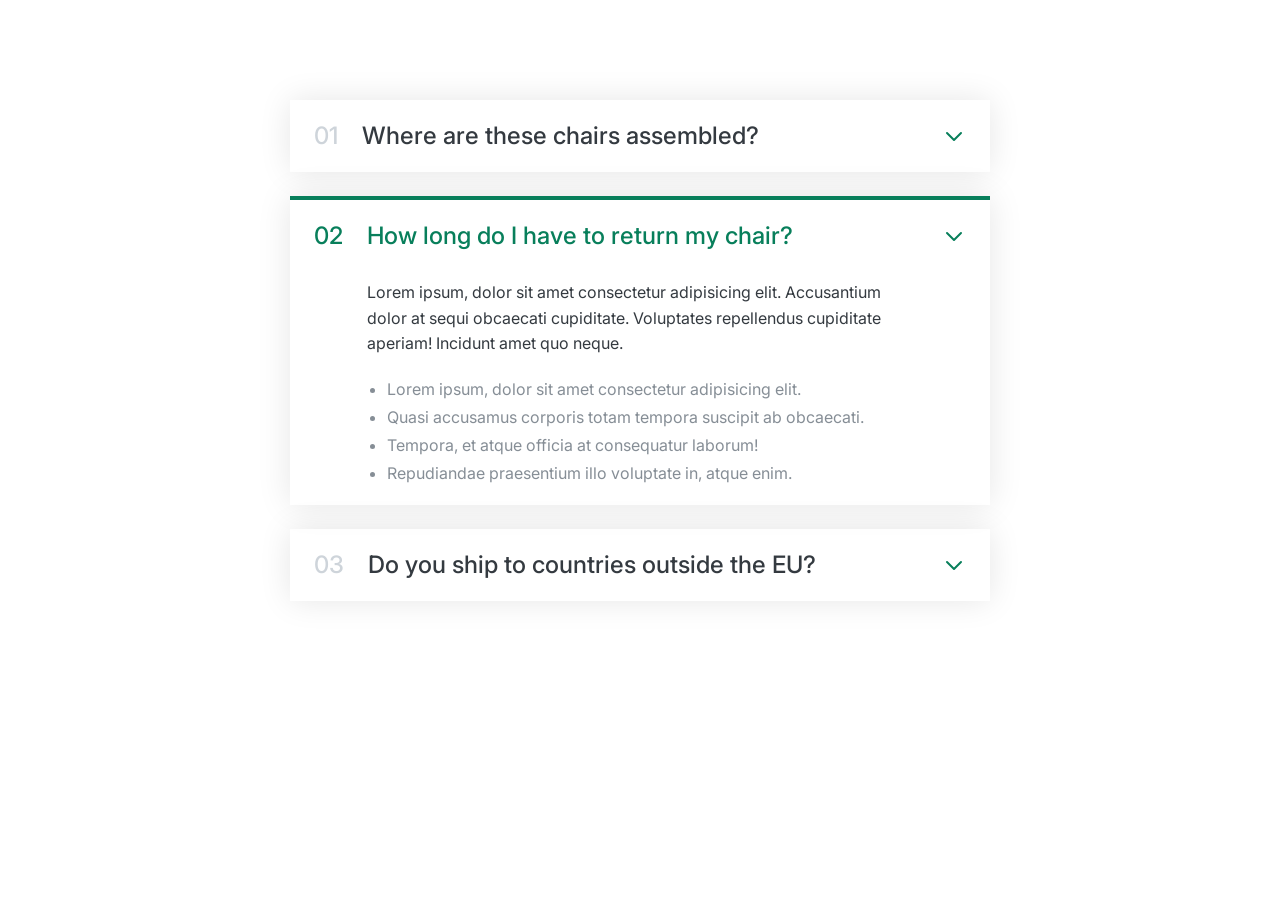
<file: 06-components-and-layout-patterns/01-accordion.html>
<!doctype html>
<html lang="en">
  <head>
    <meta charset="UTF-8" />
    <meta name="viewport" content="width=device-width, initial-scale=1.0" />
    <title>Accordion Component</title>
    <link rel="preconnect" href="https://fonts.googleapis.com" />
    <link rel="preconnect" href="https://fonts.gstatic.com" crossorigin />
    <link
      href="https://fonts.googleapis.com/css2?family=Inter:ital,opsz,wght@0,14..32,100..900;1,14..32,100..900&display=swap"
      rel="stylesheet"
    />
    <style>
      * {
        margin: 0;
        padding: 0;
        box-sizing: border-box;
      }

      body {
        font-family: "Inter", sans-serif;
        color: #343a40;
        line-height: 1;
      }

      .accordion {
        width: 700px;
        margin: 100px auto;
        display: flex;
        flex-direction: column;
        gap: 24px;
      }

      .item {
        box-shadow: 0 0 32px rgba(0, 0, 0, 0.1);
        padding: 24px;
        display: grid;
        grid-template-columns: auto 1fr auto;
        column-gap: 24px;
        row-gap: 32px;
        align-items: center;
      }

      .number,
      .text {
        font-size: 24px;
        font-weight: 500;
        /* color: #087f5b; */
      }

      .number {
        color: #ced4da;
      }

      .icon {
        width: 24px;
        height: 24px;
        stroke: #087f5b;
      }

      .hidden-box {
        grid-column: 2;
        display: none;
      }

      .hidden-box p {
        line-height: 1.6;
        margin-bottom: 24px;
      }

      .hidden-box ul {
        color: #868e96;
        margin-left: 20px;
        display: flex;
        flex-direction: column;
        gap: 12px;
      }

      /* open state */
      .open {
        border-top: 4px solid #087f5b;
      }

      .open .hidden-box {
        display: block;
      }

      .open .number,
      .open .text {
        color: #087f5b;
      }
    </style>
  </head>
  <body>
    <div class="accordion">
      <div class="item">
        <p class="number">01</p>
        <p class="text">Where are these chairs assembled?</p>
        <svg
          xmlns="http://www.w3.org/2000/svg"
          class="icon"
          fill="none"
          viewBox="0 0 24 24"
          stroke="currentColor"
        >
          <path
            stroke-linecap="round"
            stroke-linejoin="round"
            stroke-width="2"
            d="M19 9l-7 7-7-7"
          />
        </svg>
        <div class="hidden-box">
          <p>
            Lorem ipsum, dolor sit amet consectetur adipisicing elit.
            Accusantium dolor at sequi obcaecati cupiditate. Voluptates
            repellendus cupiditate aperiam! Incidunt amet quo neque.
          </p>
          <ul>
            <li>Lorem ipsum, dolor sit amet consectetur adipisicing elit.</li>
            <li>
              Quasi accusamus corporis totam tempora suscipit ab obcaecati.
            </li>
            <li>Tempora, et atque officia at consequatur laborum!</li>
            <li>Repudiandae praesentium illo voluptate in, atque enim.</li>
          </ul>
        </div>
      </div>

      <div class="item open">
        <p class="number">02</p>
        <p class="text">How long do I have to return my chair?</p>
        <svg
          xmlns="http://www.w3.org/2000/svg"
          class="icon"
          fill="none"
          viewBox="0 0 24 24"
          stroke="currentColor"
        >
          <path
            stroke-linecap="round"
            stroke-linejoin="round"
            stroke-width="2"
            d="M19 9l-7 7-7-7"
          />
        </svg>
        <div class="hidden-box">
          <p>
            Lorem ipsum, dolor sit amet consectetur adipisicing elit.
            Accusantium dolor at sequi obcaecati cupiditate. Voluptates
            repellendus cupiditate aperiam! Incidunt amet quo neque.
          </p>
          <ul>
            <li>Lorem ipsum, dolor sit amet consectetur adipisicing elit.</li>
            <li>
              Quasi accusamus corporis totam tempora suscipit ab obcaecati.
            </li>
            <li>Tempora, et atque officia at consequatur laborum!</li>
            <li>Repudiandae praesentium illo voluptate in, atque enim.</li>
          </ul>
        </div>
      </div>

      <div class="item">
        <p class="number">03</p>
        <p class="text">Do you ship to countries outside the EU?</p>
        <svg
          xmlns="http://www.w3.org/2000/svg"
          class="icon"
          fill="none"
          viewBox="0 0 24 24"
          stroke="currentColor"
        >
          <path
            stroke-linecap="round"
            stroke-linejoin="round"
            stroke-width="2"
            d="M19 9l-7 7-7-7"
          />
        </svg>
        <div class="hidden-box">
          <p>
            Lorem ipsum, dolor sit amet consectetur adipisicing elit.
            Accusantium dolor at sequi obcaecati cupiditate. Voluptates
            repellendus cupiditate aperiam! Incidunt amet quo neque.
          </p>
          <ul>
            <li>Lorem ipsum, dolor sit amet consectetur adipisicing elit.</li>
            <li>
              Quasi accusamus corporis totam tempora suscipit ab obcaecati.
            </li>
            <li>Tempora, et atque officia at consequatur laborum!</li>
            <li>Repudiandae praesentium illo voluptate in, atque enim.</li>
          </ul>
        </div>
      </div>
    </div>
  </body>
</html>
</file>
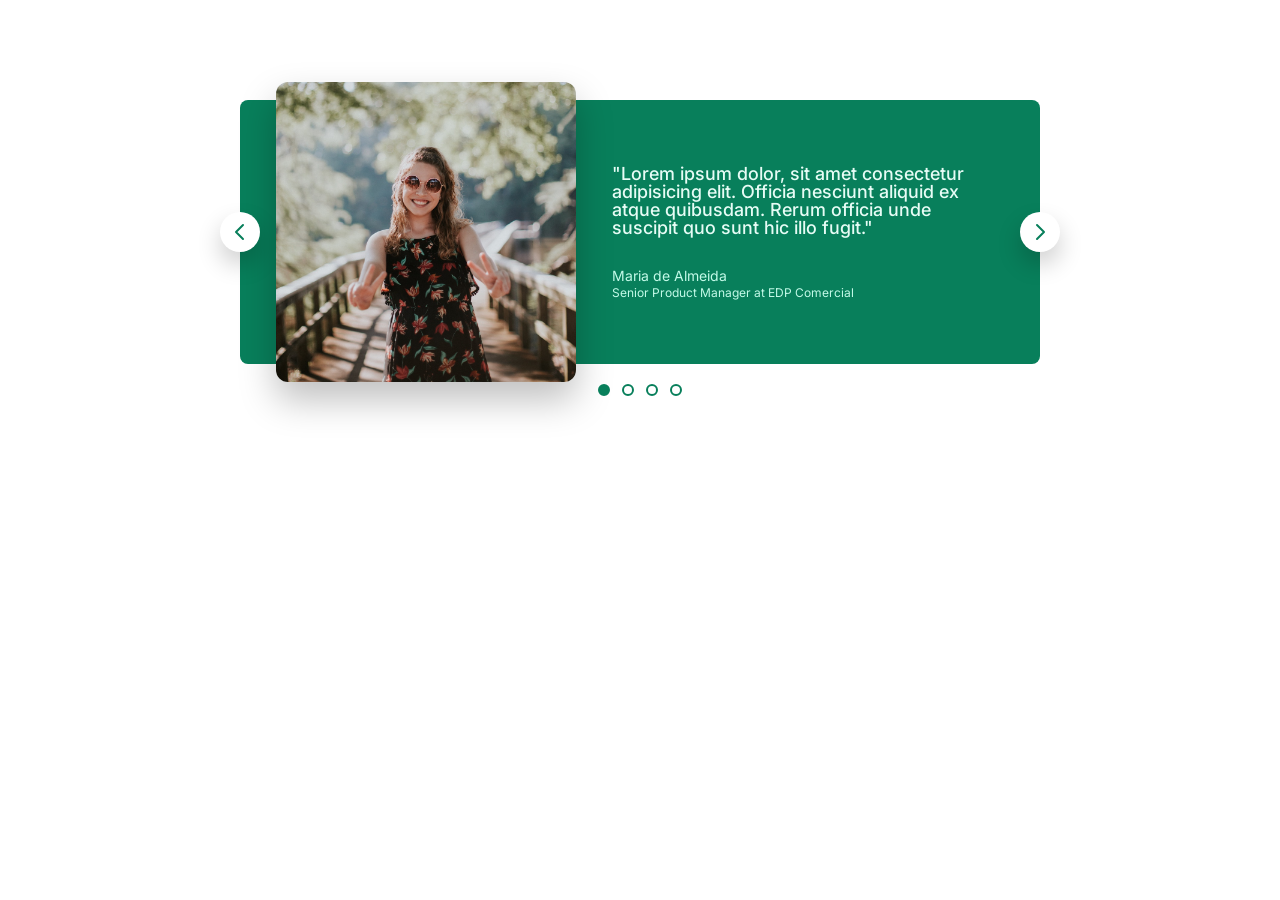
<file: 06-components-and-layout-patterns/02-carousel.html>
<!doctype html>
<html lang="en">
  <head>
    <meta charset="UTF-8" />
    <meta name="viewport" content="width=device-width, initial-scale=1.0" />
    <title>Carousel Component</title>
    <link rel="preconnect" href="https://fonts.googleapis.com" />
    <link rel="preconnect" href="https://fonts.gstatic.com" crossorigin />
    <link
      href="https://fonts.googleapis.com/css2?family=Inter:ital,opsz,wght@0,14..32,100..900;1,14..32,100..900&display=swap"
      rel="stylesheet"
    />
    <style>
      * {
        margin: 0;
        padding: 0;
        box-sizing: border-box;
      }

      body {
        font-family: "Inter", sans-serif;
        color: #343a40;
        line-height: 1;
      }

      .carousel {
        width: 800px;
        margin: 100px auto;
        background-color: #087f5b;
        padding: 32px 48px 32px 86px;
        border-radius: 8px;
        position: relative;
        display: flex;
        align-items: center;
        gap: 86px;
      }

      img {
        height: 200px;
        border-radius: 8px;
        transform: scale(1.5);
        box-shadow: 0 12px 24px rgba(0, 0, 0, 0.25);
      }

      .testimonial-text {
        font-size: 18px;
        font-weight: 500;
        list-style: 1.5;
        margin-bottom: 32px;
        color: #e6fcf5;
      }

      .testimonial-author {
        font-size: 14px;
        margin-bottom: 4px;
        color: #c3fae8;
      }

      .testimonial-job {
        font-size: 12px;
        color: #c3fae8;
      }

      /* controls */
      .btn {
        background-color: #fff;
        border: none;
        height: 40px;
        width: 40px;
        border-radius: 50%;
        position: absolute;
        box-shadow: 0 12px 24px rgba(0, 0, 0, 0.2);
        cursor: pointer;
        display: flex;
        align-items: center;
        justify-content: center;
      }

      .btn--left {
        /* in relation to parent element */
        left: 0;
        top: 50%;

        /* in relation to element itself */
        transform: translate(-50%, -50%);
      }

      .btn--right {
        right: 0;
        top: 50%;
        transform: translate(50%, -50%);
      }

      .btn-icon {
        height: 24px;
        width: 24px;
        stroke: #087f5b;
      }

      .dots {
        position: absolute;
        left: 50%;
        bottom: 0;
        transform: translate(-50%, 32px);
        display: flex;
        gap: 12px;
      }

      .dot {
        height: 12px;
        width: 12px;
        background-color: #fff;
        border: 2px solid #087f5b;
        border-radius: 50%;
        cursor: pointer;
      }

      .dot--fill {
        background-color: #087f5b;
      }
    </style>
  </head>
  <body>
    <div class="carousel">
      <img src="maria.jpg" alt="Maria de Almeida" />
      <blockquote class="testimonial">
        <p class="testimonial-text">
          "Lorem ipsum dolor, sit amet consectetur adipisicing elit. Officia
          nesciunt aliquid ex atque quibusdam. Rerum officia unde suscipit quo
          sunt hic illo fugit."
        </p>
        <p class="testimonial-author">Maria de Almeida</p>
        <p class="testimonial-job">Senior Product Manager at EDP Comercial</p>
      </blockquote>

      <button class="btn btn--left">
        <svg
          xmlns="http://www.w3.org/2000/svg"
          class="btn-icon"
          fill="none"
          viewBox="0 0 24 24"
          stroke="currentColor"
        >
          <path
            stroke-linecap="round"
            stroke-linejoin="round"
            stroke-width="2"
            d="M15 19l-7-7 7-7"
          />
        </svg>
      </button>
      <button class="btn btn--right">
        <svg
          xmlns="http://www.w3.org/2000/svg"
          class="btn-icon"
          fill="none"
          viewBox="0 0 24 24"
          stroke="currentColor"
        >
          <path
            stroke-linecap="round"
            stroke-linejoin="round"
            stroke-width="2"
            d="M9 5l7 7-7 7"
          />
        </svg>
      </button>

      <div class="dots">
        <button class="dot dot--fill">&nbsp;</button>
        <button class="dot">&nbsp;</button>
        <button class="dot">&nbsp;</button>
        <button class="dot">&nbsp;</button>
      </div>
    </div>
  </body>
</html>
</file>
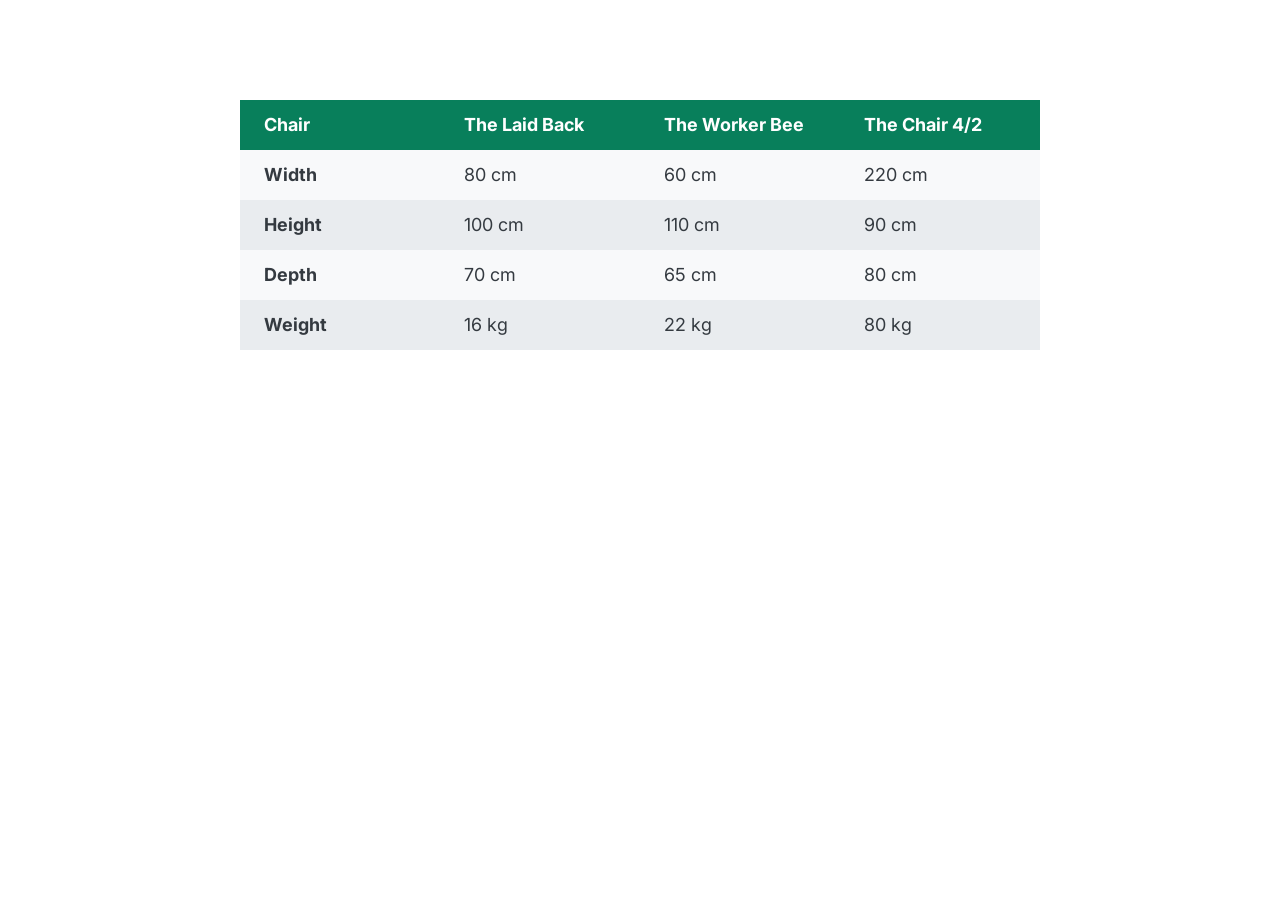
<file: 06-components-and-layout-patterns/03-table.html>
<!doctype html>
<html lang="en">
  <head>
    <meta charset="UTF-8" />
    <meta name="viewport" content="width=device-width, initial-scale=1.0" />
    <title>Table Component</title>
    <link rel="preconnect" href="https://fonts.googleapis.com" />
    <link rel="preconnect" href="https://fonts.gstatic.com" crossorigin />
    <link
      href="https://fonts.googleapis.com/css2?family=Inter:ital,opsz,wght@0,14..32,100..900;1,14..32,100..900&display=swap"
      rel="stylesheet"
    />
    <style>
      * {
        margin: 0;
        padding: 0;
        box-sizing: border-box;
      }

      body {
        font-family: "Inter", sans-serif;
        color: #343a40;
        line-height: 1;
        display: flex;
        justify-content: center;
      }

      table {
        width: 800px;
        margin-top: 100px;
        font-size: 18px;
        /* border: 1px solid #343a40; */
        border-collapse: collapse;
      }

      th,
      td {
        /* border: 1px solid #343a40; */
        padding: 16px 24px;
        text-align: left;
      }

      thead tr {
        background-color: #087f5b;
        color: #fff;
      }

      thead th {
        width: 25%;
      }

      tbody tr:nth-child(odd) {
        background-color: #f8f9fa;
      }

      tbody tr:nth-child(even) {
        background-color: #e9ecef;
      }
    </style>
  </head>
  <body>
    <table>
      <thead>
        <tr>
          <th>Chair</th>
          <th>The Laid Back</th>
          <th>The Worker Bee</th>
          <th>The Chair 4/2</th>
        </tr>
      </thead>

      <tbody>
        <tr>
          <th>Width</th>
          <td>80 cm</td>
          <td>60 cm</td>
          <td>220 cm</td>
        </tr>
        <tr>
          <th>Height</th>
          <td>100 cm</td>
          <td>110 cm</td>
          <td>90 cm</td>
        </tr>
        <tr>
          <th>Depth</th>
          <td>70 cm</td>
          <td>65 cm</td>
          <td>80 cm</td>
        </tr>
        <tr>
          <th>Weight</th>
          <td>16 kg</td>
          <td>22 kg</td>
          <td>80 kg</td>
        </tr>
      </tbody>
    </table>
  </body>
</html>
</file>
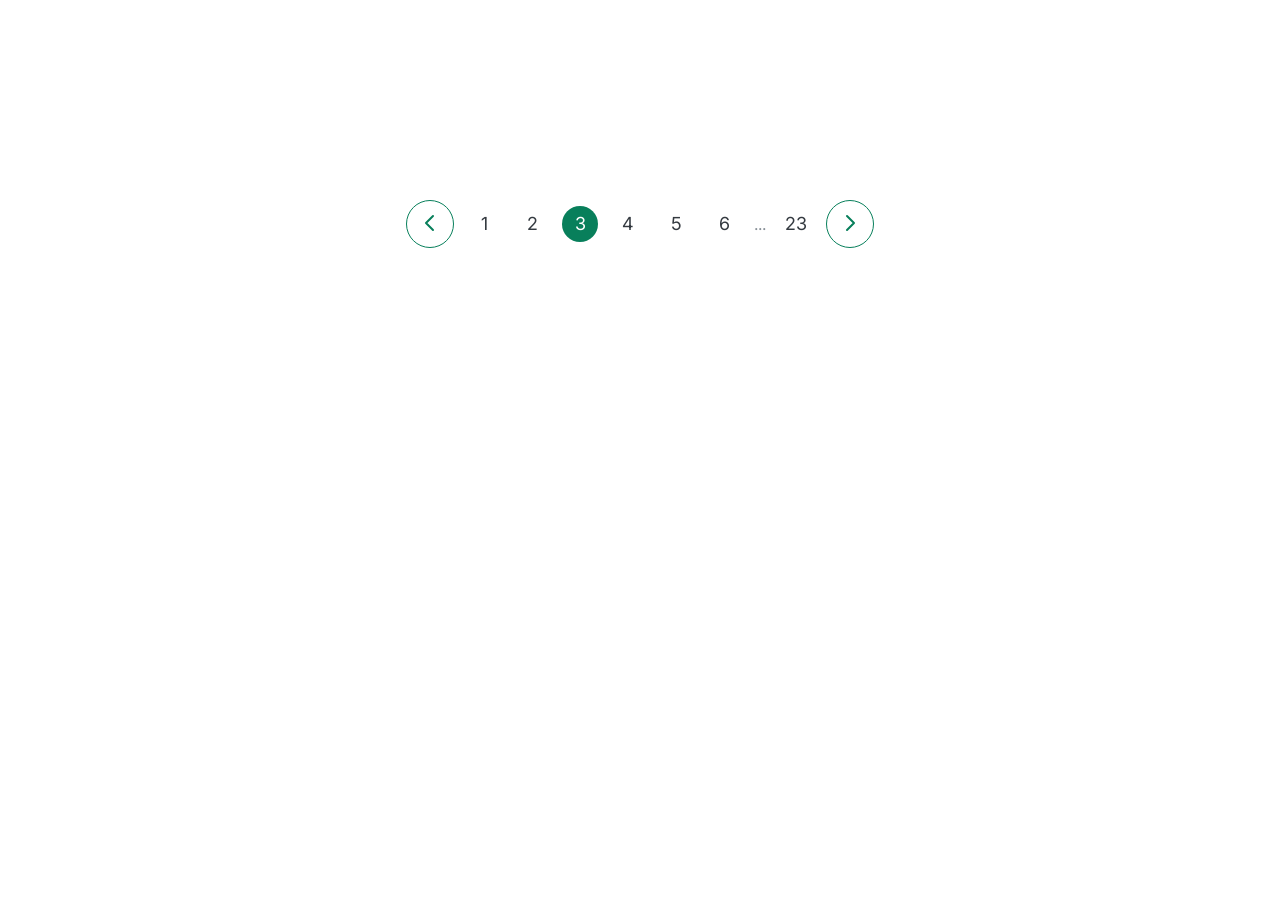
<file: 06-components-and-layout-patterns/04-challenge-01.html>
<!doctype html>
<html lang="en">
  <head>
    <meta charset="UTF-8" />
    <meta name="viewport" content="width=device-width, initial-scale=1.0" />
    <title>Challenge 01</title>
    <link rel="preconnect" href="https://fonts.googleapis.com" />
    <link rel="preconnect" href="https://fonts.gstatic.com" crossorigin />
    <link
      href="https://fonts.googleapis.com/css2?family=Inter:ital,opsz,wght@0,14..32,100..900;1,14..32,100..900&display=swap"
      rel="stylesheet"
    />
    <style>
      * {
        margin: 0;
        padding: 0;
        box-sizing: border-box;
      }

      body {
        font-family: "Inter", sans-serif;
        color: #343a40;
        line-height: 1;
        display: flex;
        justify-content: center;
      }

      .pagination {
        display: flex;
        align-items: center;
        gap: 12px;
        margin-top: 200px;
      }

      .btn {
        border: 1px solid #087f5b;
        height: 48px;
        width: 48px;
        border-radius: 50%;
        background: none;
        cursor: pointer;
      }

      .btn:hover {
        background-color: #087f5b;
      }

      .btn:hover .btn-icon {
        stroke: #fff;
      }

      .btn-icon {
        height: 24px;
        width: 24px;
        stroke: #087f5b;
      }

      .page-link:link,
      .page-link:visited {
        font-size: 18px;
        color: #343a40;
        text-decoration: none;
        height: 36px;
        width: 36px;
        border-radius: 50%;
        display: flex;
        align-items: center;
        justify-content: center;
      }

      .page-link:hover,
      .page-link:active,
      .page-link.page-link--current {
        background-color: #087f5b;
        color: #fff;
      }

      .dots {
        color: #868e96;
      }
    </style>
  </head>
  <body>
    <div class="pagination">
      <button class="btn">
        <svg
          xmlns="http://www.w3.org/2000/svg"
          class="btn-icon"
          fill="none"
          viewBox="0 0 24 24"
          stroke="currentColor"
        >
          <path
            stroke-linecap="round"
            stroke-linejoin="round"
            stroke-width="2"
            d="M15 19l-7-7 7-7"
          />
        </svg>
      </button>

      <a href="#" class="page-link">1</a>
      <a href="#" class="page-link">2</a>
      <a href="#" class="page-link page-link--current">3</a>
      <a href="#" class="page-link">4</a>
      <a href="#" class="page-link">5</a>
      <a href="#" class="page-link">6</a>
      <span class="dots">...</span>
      <a href="#" class="page-link">23</a>

      <button class="btn">
        <svg
          xmlns="http://www.w3.org/2000/svg"
          class="btn-icon"
          fill="none"
          viewBox="0 0 24 24"
          stroke="currentColor"
        >
          <path
            stroke-linecap="round"
            stroke-linejoin="round"
            stroke-width="2"
            d="M9 5l7 7-7 7"
          />
        </svg>
      </button>
    </div>
  </body>
</html>
</file>
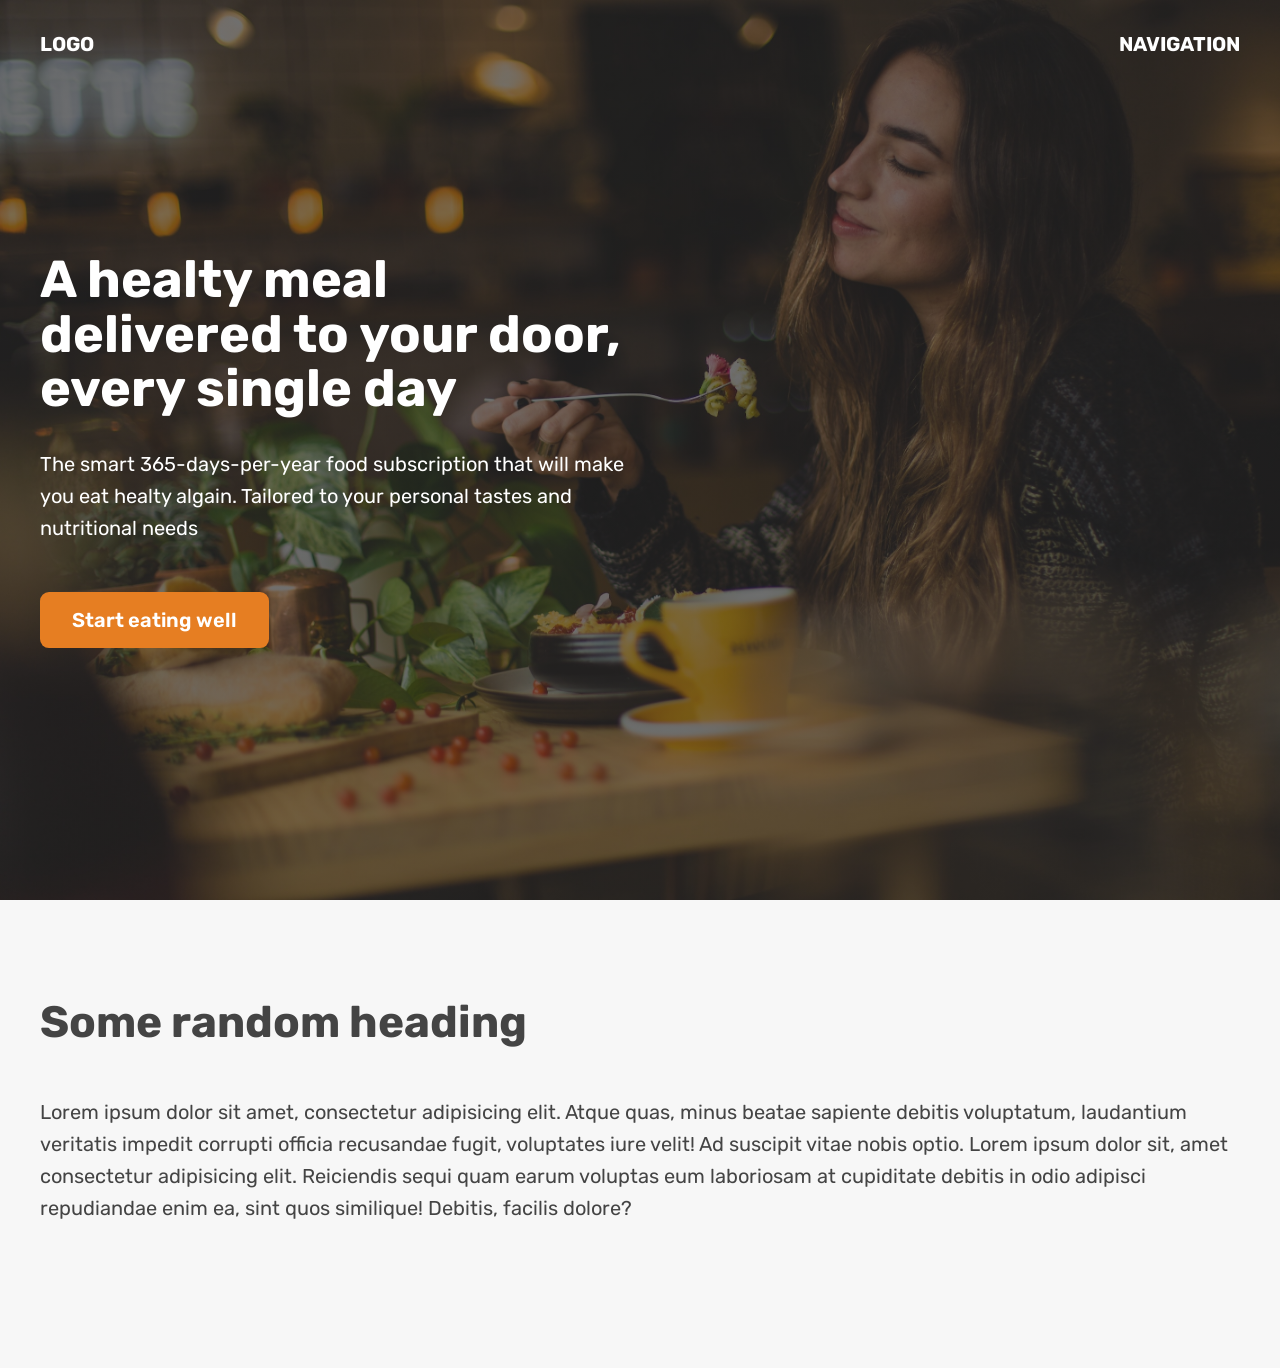
<file: 06-components-and-layout-patterns/05-hero.html>
<!doctype html>
<html lang="en">
  <head>
    <meta charset="UTF-8" />
    <meta name="viewport" content="width=device-width, initial-scale=1.0" />
    <title>Omnifood Hero Section</title>
    <link rel="preconnect" href="https://fonts.googleapis.com" />
    <link rel="preconnect" href="https://fonts.gstatic.com" crossorigin />
    <link
      href="https://fonts.googleapis.com/css2?family=Inter:ital,opsz,wght@0,14..32,100..900;1,14..32,100..900&family=Rubik:ital,wght@0,300..900;1,300..900&display=swap"
      rel="stylesheet"
    />
    <style>
      * {
        margin: 0;
        padding: 0;
        box-sizing: border-box;
      }

      html {
        font-family: "Rubik", sans-serif;
        color: #444;
      }

      .container {
        margin: 0 auto;
        width: 1200px;
      }

      header {
        height: 100vh;
        position: relative;
        background-image:
          linear-gradient(rgba(34, 34, 34, 0.6), rgba(34, 34, 34, 0.6)),
          url(hero.jpg);
        background-size: cover;
        color: #fff;
      }

      nav {
        font-size: 20px;
        font-weight: 700;
        display: flex;
        justify-content: space-between;
        padding-top: 32px;
        /* background-image: linear-gradient(to right, red, blue); */
        /* background-color: green; */
      }

      .header-container {
        width: 1200px;
        position: absolute;
        /* in relation to parent size */
        left: 50%;
        top: 50%;
        /* in relation to element size */
        transform: translate(-50%, -50%);
      }

      .header-container-inner {
        width: 50%;
      }

      h1 {
        font-size: 52px;
        margin-bottom: 32px;
        line-height: 1.05;
      }

      p {
        font-size: 20px;
        line-height: 1.6;
        margin-bottom: 48px;
      }

      .btn:link,
      .btn:visited {
        font-size: 20px;
        font-weight: 600;
        background-color: #e67e22;
        color: #fff;
        text-decoration: none;
        display: inline-block;
        padding: 16px 32px;
        border-radius: 9px;
      }

      h2 {
        font-size: 44px;
        margin-bottom: 48px;
      }

      section {
        padding: 96px 0;
        background-color: #f7f7f7;
      }
    </style>
  </head>
  <body>
    <header>
      <nav class="container">
        <div>LOGO</div>
        <div>NAVIGATION</div>
      </nav>

      <div class="header-container">
        <div class="header-container-inner">
          <h1>A healty meal delivered to your door, every single day</h1>
          <p>
            The smart 365-days-per-year food subscription that will make you eat
            healty algain. Tailored to your personal tastes and nutritional
            needs
          </p>
          <a href="#" class="btn">Start eating well</a>
        </div>
      </div>
    </header>

    <section>
      <div class="container">
        <h2>Some random heading</h2>
        <p>
          Lorem ipsum dolor sit amet, consectetur adipisicing elit. Atque quas,
          minus beatae sapiente debitis voluptatum, laudantium veritatis impedit
          corrupti officia recusandae fugit, voluptates iure velit! Ad suscipit
          vitae nobis optio. Lorem ipsum dolor sit, amet consectetur adipisicing
          elit. Reiciendis sequi quam earum voluptas eum laboriosam at
          cupiditate debitis in odio adipisci repudiandae enim ea, sint quos
          similique! Debitis, facilis dolore?
        </p>
      </div>
    </section>
  </body>
</html>
</file>
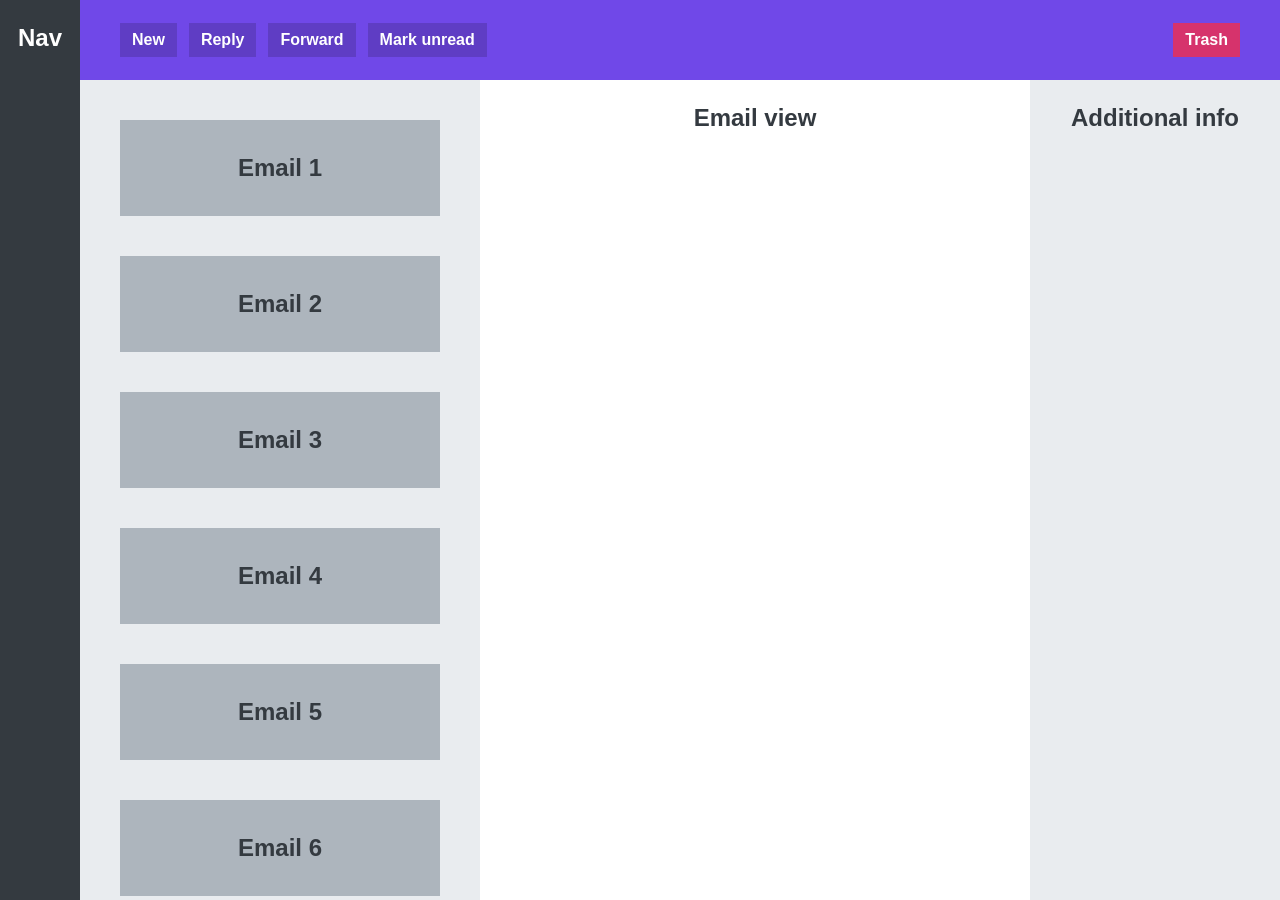
<file: 06-components-and-layout-patterns/06-app-layout.html>
<!doctype html>
<html lang="en">
  <head>
    <meta charset="UTF-8" />
    <meta name="viewport" content="width=device-width, initial-scale=1.0" />
    <title>App Layout</title>
    <style>
      * {
        margin: 0;
        padding: 0;
        box-sizing: border-box;
      }

      body {
        font-family: sans-serif;
        color: #343a40;
        font-size: 24px;
        height: 100vh;
        text-align: center;
        font-weight: bold;
        display: grid;
        grid-template-columns: 80px 400px 1fr 250px;
        grid-template-rows: 80px 1fr;
      }

      nav,
      section,
      main,
      aside {
        padding-top: 24px;
      }

      nav {
        background-color: #343a40;
        color: white;
        grid-row: 1 / -1;
      }

      menu {
        background-color: #7048e8;
        grid-column: 2 / -1;
        display: flex;
        align-items: center;
        gap: 12px;
        padding: 0 40px;
      }

      button {
        display: inline-block;
        font-size: 16px;
        font-weight: bold;
        background-color: #5f3dc4;
        border: none;
        cursor: pointer;
        color: #fff;
        padding: 8px 12px;
      }

      button:last-child {
        background-color: #d6336c;
        margin-left: auto;
      }

      section {
        background-color: #e9ecef;
        padding: 40px;
        /* how elements that don't fit into container appear */
        overflow: scroll;
        display: flex;
        flex-direction: column;
        gap: 40px;
      }

      .email {
        background-color: #adb5bd;
        height: 96px;
        flex-shrink: 0;
        display: flex;
        align-items: center;
        justify-content: center;
      }

      aside {
        background-color: #e9ecef;
      }
    </style>
  </head>
  <body>
    <nav>Nav</nav>
    <menu>
      <button>New</button>
      <button>Reply</button>
      <button>Forward</button>
      <button>Mark unread</button>
      <button>Trash</button>
    </menu>
    <section>
      <div class="email">Email 1</div>
      <div class="email">Email 2</div>
      <div class="email">Email 3</div>
      <div class="email">Email 4</div>
      <div class="email">Email 5</div>
      <div class="email">Email 6</div>
      <div class="email">Email 7</div>
      <div class="email">Email 8</div>
      <div class="email">Email 9</div>
      <div class="email">Email 10</div>
    </section>
    <main>Email view</main>
    <aside>Additional info</aside>
  </body>
</html>
</file>
